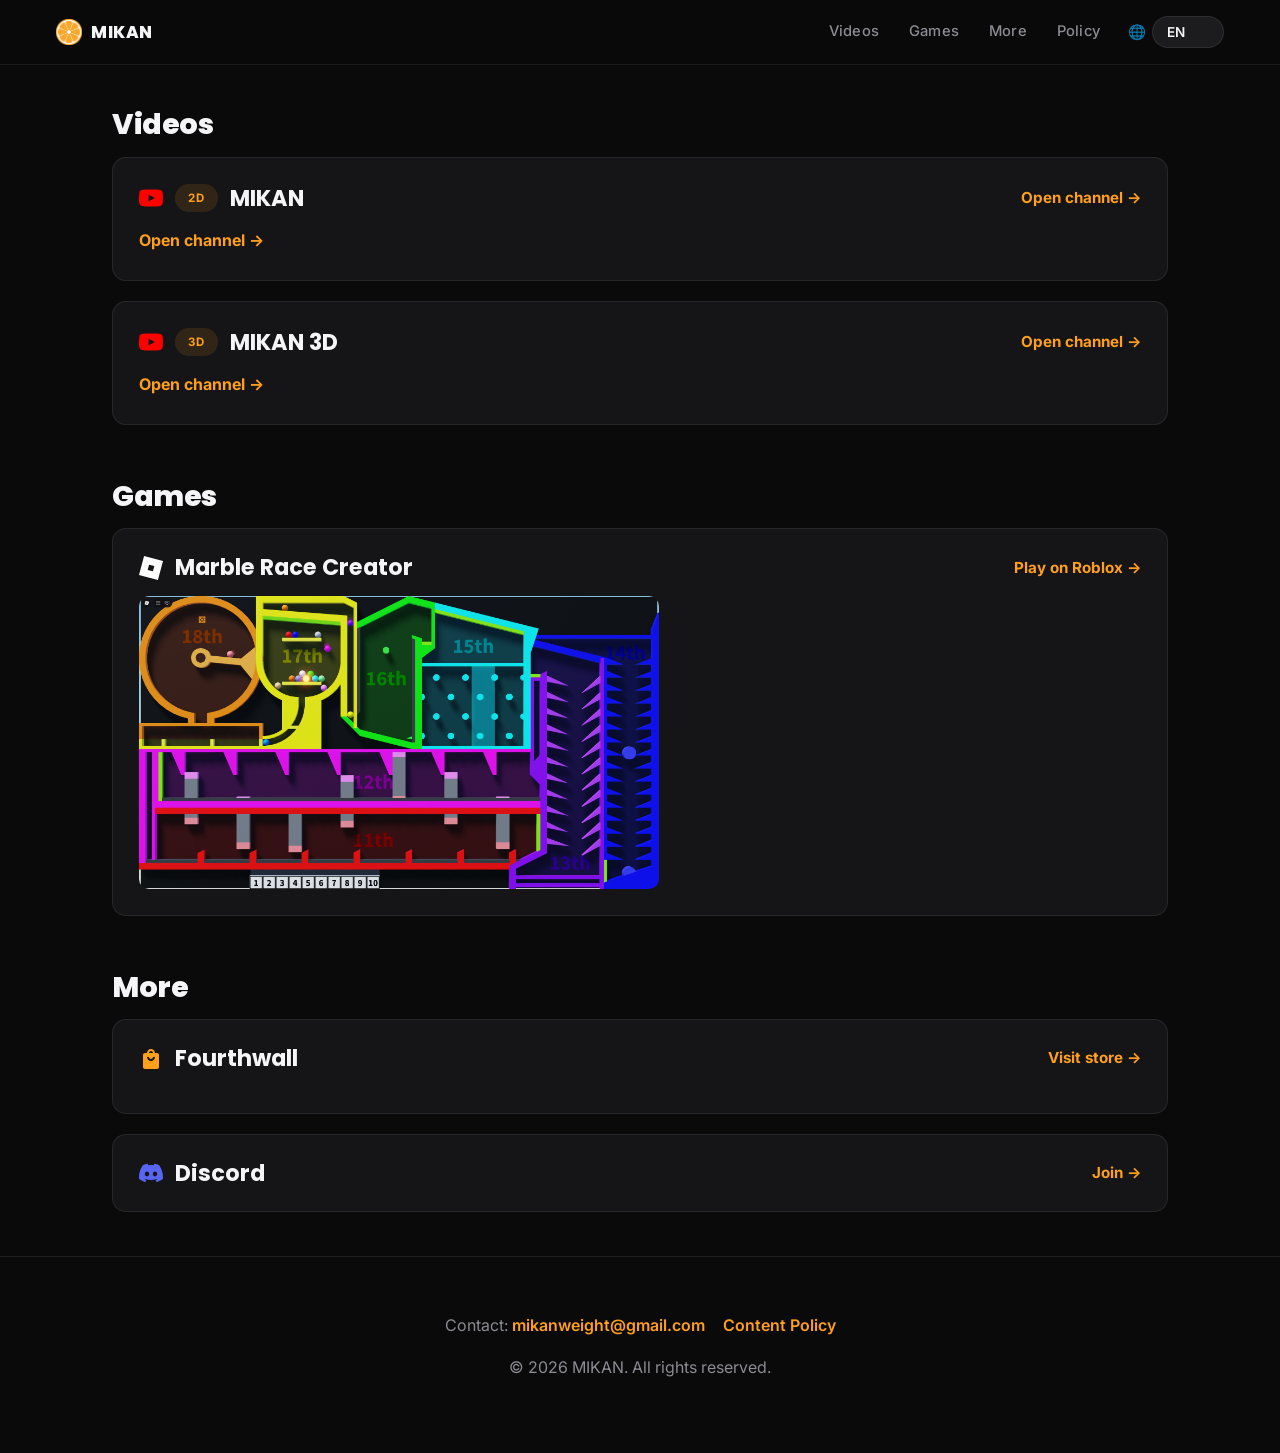
<file: index.html>
<!DOCTYPE html>
<html lang="en">
<head>
  <meta charset="UTF-8" />
  <meta name="viewport" content="width=device-width, initial-scale=1.0" />
  <title>MIKAN — Official Hub</title>
  <meta name="description" content="Official hub for MIKAN — videos, Roblox games, store and community." />
  <link rel="icon" type="image/png" href="assets/mikan-icon.png" />
  <link rel="preconnect" href="https://fonts.googleapis.com" />
  <link rel="preconnect" href="https://fonts.gstatic.com" crossorigin />
  <link href="https://fonts.googleapis.com/css2?family=Inter:wght@400;600;800&family=Poppins:wght@600;800&display=swap" rel="stylesheet" />
  <link rel="stylesheet" href="css/style.css" />
</head>
<body>
  <!-- ===== Navigation ===== -->
  <header class="nav">
    <a href="#top" class="nav__logo"><img src="assets/mikan-icon.png" alt="" class="nav__logo-img" />MIKAN</a>
    <div class="nav__right">
      <nav class="nav__links">
        <a href="#videos" data-i18n="nav_videos">Videos</a>
        <a href="#games" data-i18n="nav_games">Games</a>
        <a href="#more" data-i18n="nav_more">More</a>
        <a href="content-policy.html" data-i18n="nav_policy">Policy</a>
      </nav>
      <div class="lang-switch">
        <span class="lang-switch__icon" aria-hidden="true">🌐</span>
        <select id="lang-select" class="lang-select" aria-label="Language">
          <option value="en">EN</option>
          <option value="ja">日本語</option>
        </select>
      </div>
    </div>
  </header>

  <main>
    <!-- ===== Videos ===== -->
    <section id="videos">
      <h2 class="cat__title" data-i18n="cat_videos">Videos</h2>
      <div class="cat__grid cat__grid--wide">
        <div class="channel" data-channel-id="UCRfxI01xPgzql7ZBS6WlebQ" data-channel-url="https://www.youtube.com/channel/UCRfxI01xPgzql7ZBS6WlebQ">
          <div class="channel__head">
            <div class="channel__id">
              <svg class="channel__logo" viewBox="0 0 24 24" fill="#FF0000" xmlns="http://www.w3.org/2000/svg" aria-hidden="true"><path d="M23.498 6.186a3.016 3.016 0 0 0-2.122-2.136C19.505 3.545 12 3.545 12 3.545s-7.505 0-9.377.505A3.017 3.017 0 0 0 .502 6.186C0 8.07 0 12 0 12s0 3.93.502 5.814a3.016 3.016 0 0 0 2.122 2.136c1.871.505 9.376.505 9.376.505s7.505 0 9.377-.505a3.015 3.015 0 0 0 2.122-2.136C24 15.93 24 12 24 12s0-3.93-.502-5.814zM9.545 15.568V8.432L15.818 12l-6.273 3.568z"/></svg>
              <span class="card__badge" data-i18n="main_badge">2D</span>
              <h3 class="channel__name">MIKAN</h3>
            </div>
            <a class="channel__sub" href="https://www.youtube.com/channel/UCRfxI01xPgzql7ZBS6WlebQ" target="_blank" rel="noopener" data-i18n="open_channel">Open channel →</a>
          </div>
          <div class="channel__videos" data-videos>
            <p class="channel__loading" data-i18n="videos_loading">Loading…</p>
          </div>
        </div>
        <div class="channel" data-channel-id="UCTC_Yg9Hxe34L5KIVxxx31Q" data-channel-url="https://www.youtube.com/channel/UCTC_Yg9Hxe34L5KIVxxx31Q">
          <div class="channel__head">
            <div class="channel__id">
              <svg class="channel__logo" viewBox="0 0 24 24" fill="#FF0000" xmlns="http://www.w3.org/2000/svg" aria-hidden="true"><path d="M23.498 6.186a3.016 3.016 0 0 0-2.122-2.136C19.505 3.545 12 3.545 12 3.545s-7.505 0-9.377.505A3.017 3.017 0 0 0 .502 6.186C0 8.07 0 12 0 12s0 3.93.502 5.814a3.016 3.016 0 0 0 2.122 2.136c1.871.505 9.376.505 9.376.505s7.505 0 9.377-.505a3.015 3.015 0 0 0 2.122-2.136C24 15.93 24 12 24 12s0-3.93-.502-5.814zM9.545 15.568V8.432L15.818 12l-6.273 3.568z"/></svg>
              <span class="card__badge card__badge--alt" data-i18n="sub_badge">3D</span>
              <h3 class="channel__name">MIKAN 3D</h3>
            </div>
            <a class="channel__sub" href="https://www.youtube.com/channel/UCTC_Yg9Hxe34L5KIVxxx31Q" target="_blank" rel="noopener" data-i18n="open_channel">Open channel →</a>
          </div>
          <div class="channel__videos" data-videos>
            <p class="channel__loading" data-i18n="videos_loading">Loading…</p>
          </div>
        </div>
      </div>
    </section>

    <!-- ===== Games ===== -->
    <section id="games">
      <h2 class="cat__title" data-i18n="cat_games">Games</h2>
      <div class="cat__grid">
        <div class="channel">
          <div class="channel__head">
            <div class="channel__id">
              <svg class="channel__logo" viewBox="0 0 24 24" fill="#ffffff" xmlns="http://www.w3.org/2000/svg" aria-hidden="true"><path d="M18.926 23.998 0 18.892 5.075.002 24 5.108ZM15.348 10.09l-5.282-1.453-1.414 5.273 5.282 1.453z"/></svg>
              <h3 class="channel__name">Marble Race Creator</h3>
            </div>
            <a class="channel__sub" href="https://www.roblox.com/games/123981753731585" target="_blank" rel="noopener" data-i18n="roblox_btn">Play on Roblox →</a>
          </div>
          <a class="channel__cover" href="https://www.roblox.com/games/123981753731585" target="_blank" rel="noopener">
            <img src="assets/marble-race-creator.png" alt="Marble Race Creator" loading="lazy" />
          </a>
        </div>
      </div>
    </section>

    <!-- ===== More (Store + Community) ===== -->
    <section id="more">
      <h2 class="cat__title" data-i18n="cat_more">More</h2>
      <div class="cat__grid cat__grid--wide">
        <div class="channel">
          <div class="channel__head">
            <div class="channel__id">
              <svg class="channel__logo" viewBox="0 0 24 24" fill="#ff9f1c" xmlns="http://www.w3.org/2000/svg" aria-hidden="true"><path d="M18 6h-2c0-2.21-1.79-4-4-4S8 3.79 8 6H6c-1.1 0-2 .9-2 2v12c0 1.1.9 2 2 2h12c1.1 0 2-.9 2-2V8c0-1.1-.9-2-2-2zm-6-2c1.1 0 2 .9 2 2h-4c0-1.1.9-2 2-2zm0 10c-2.21 0-4-1.79-4-4h2c0 1.1.9 2 2 2s2-.9 2-2h2c0 2.21-1.79 4-4 4z"/></svg>
              <h3 class="channel__name">Fourthwall</h3>
            </div>
            <a class="channel__sub" href="https://mikan-sqr-shop.fourthwall.com/en-jpy?utm_medium=product_shelf&amp;utm_source=youtube" target="_blank" rel="noopener" data-i18n="store_link">Visit store →</a>
          </div>
          <div class="products" data-fw-products></div>
        </div>
        <div class="channel">
          <div class="channel__head">
            <div class="channel__id">
              <svg class="channel__logo" viewBox="0 0 24 24" fill="#5865F2" xmlns="http://www.w3.org/2000/svg" aria-hidden="true"><path d="M20.317 4.3698a19.7913 19.7913 0 00-4.8851-1.5152.0741.0741 0 00-.0785.0371c-.211.3753-.4447.8648-.6083 1.2495-1.8447-.2762-3.68-.2762-5.4868 0-.1636-.3933-.4058-.8742-.6177-1.2495a.077.077 0 00-.0785-.037 19.7363 19.7363 0 00-4.8852 1.515.0699.0699 0 00-.0321.0277C.5334 9.0458-.319 13.5799.0992 18.0578a.0824.0824 0 00.0312.0561c2.0528 1.5076 4.0413 2.4228 5.9929 3.0294a.0777.0777 0 00.0842-.0276c.4616-.6304.8731-1.2952 1.226-1.9942a.076.076 0 00-.0416-.1057c-.6528-.2476-1.2743-.5495-1.8722-.8923a.077.077 0 01-.0076-.1277c.1258-.0943.2517-.1923.3718-.2914a.0743.0743 0 01.0776-.0105c3.9278 1.7933 8.18 1.7933 12.0614 0a.0739.0739 0 01.0785.0095c.1202.099.246.1981.3728.2924a.077.077 0 01-.0066.1276 12.2986 12.2986 0 01-1.873.8914.0766.0766 0 00-.0407.1067c.3604.698.7719 1.3628 1.225 1.9932a.076.076 0 00.0842.0286c1.961-.6067 3.9495-1.5219 6.0023-3.0294a.077.077 0 00.0313-.0552c.5004-5.177-.8382-9.6739-3.5485-13.6604a.061.061 0 00-.0312-.0286zM8.02 15.3312c-1.1825 0-2.1569-1.0857-2.1569-2.419 0-1.3332.9555-2.4189 2.157-2.4189 1.2108 0 2.1757 1.0952 2.1568 2.419 0 1.3332-.9555 2.4189-2.1569 2.4189zm7.9748 0c-1.1825 0-2.1569-1.0857-2.1569-2.419 0-1.3332.9554-2.4189 2.1569-2.4189 1.2108 0 2.1757 1.0952 2.1568 2.419 0 1.3332-.946 2.4189-2.1568 2.4189Z"/></svg>
              <h3 class="channel__name">Discord</h3>
            </div>
            <a class="channel__sub" href="https://discord.gg/NRXVhQgYWu" target="_blank" rel="noopener" data-i18n="discord_join">Join →</a>
          </div>
        </div>
      </div>
    </section>
  </main>

  <!-- ===== Footer ===== -->
  <footer class="footer">
    <nav class="footer__links">
      <span class="footer__contact"><span data-i18n="contact_label">Contact:</span> <a href="mailto:mikanweight@gmail.com">mikanweight@gmail.com</a></span>
      <a href="content-policy.html" data-i18n="footer_policy">Content Policy</a>
    </nav>
    <p>© <span id="year"></span> MIKAN. All rights reserved.</p>
  </footer>

  <script src="js/main.js"></script>
  <!-- GoatCounter analytics (privacy-friendly, cookieless) -->
  <script data-goatcounter="https://MIKAN.goatcounter.com/count"
          async src="//gc.zgo.at/count.js"></script>
</body>
</html>
</file>
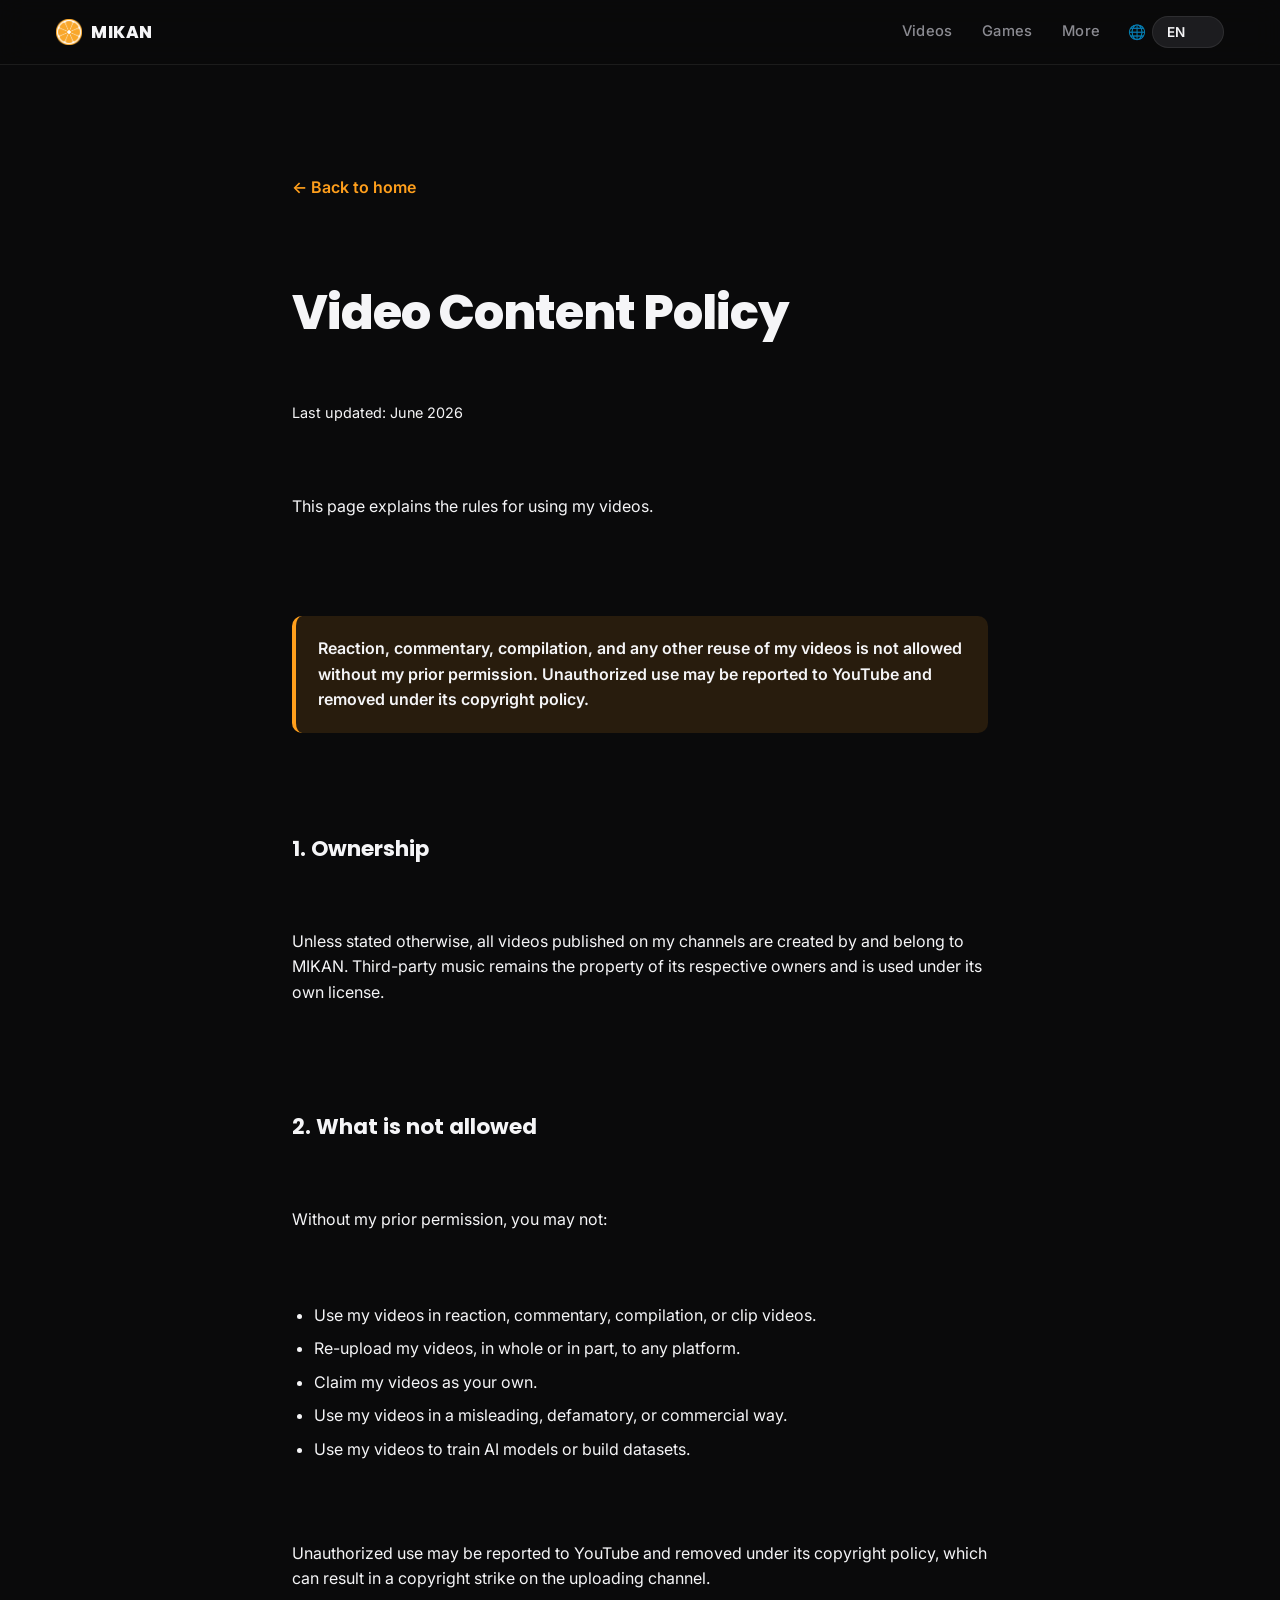
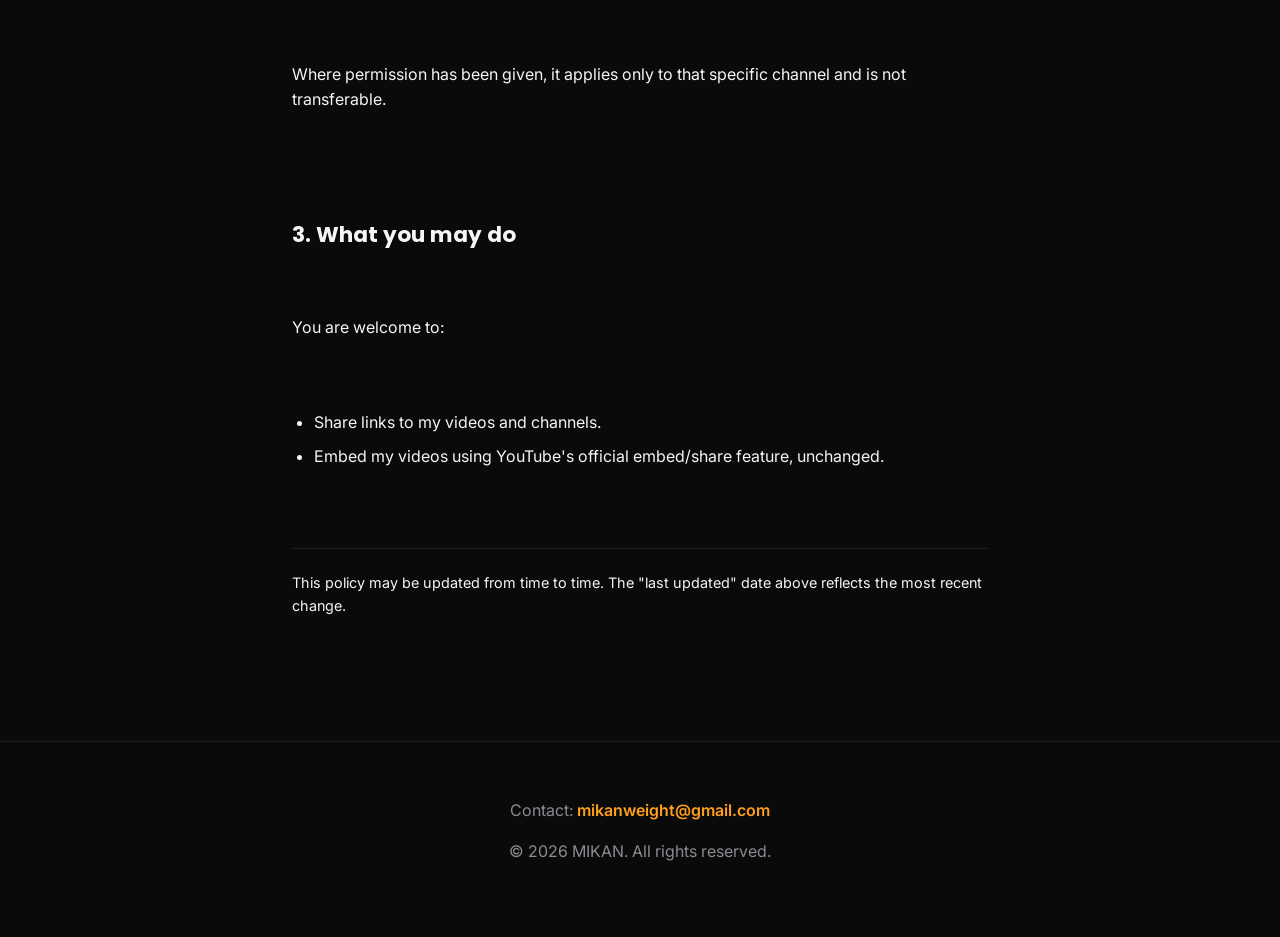
<file: content-policy.html>
<!DOCTYPE html>
<html lang="en">
<head>
  <meta charset="UTF-8" />
  <meta name="viewport" content="width=device-width, initial-scale=1.0" />
  <title>Content Policy — MIKAN</title>
  <meta name="description" content="Content usage policy for MIKAN's videos and creations." />
  <link rel="icon" type="image/png" href="assets/mikan-icon.png" />
  <link rel="preconnect" href="https://fonts.googleapis.com" />
  <link rel="preconnect" href="https://fonts.gstatic.com" crossorigin />
  <link href="https://fonts.googleapis.com/css2?family=Inter:wght@400;600;800&family=Poppins:wght@600;800&display=swap" rel="stylesheet" />
  <link rel="stylesheet" href="css/style.css" />
</head>
<body>
  <!-- ===== Navigation ===== -->
  <header class="nav">
    <a href="index.html" class="nav__logo"><img src="assets/mikan-icon.png" alt="" class="nav__logo-img" />MIKAN</a>
    <div class="nav__right">
      <nav class="nav__links">
        <a href="index.html#videos" data-i18n="nav_videos">Videos</a>
        <a href="index.html#games" data-i18n="nav_games">Games</a>
        <a href="index.html#more" data-i18n="nav_more">More</a>
      </nav>
      <div class="lang-switch">
        <span class="lang-switch__icon" aria-hidden="true">🌐</span>
        <select id="lang-select" class="lang-select" aria-label="Language">
          <option value="en">EN</option>
          <option value="ja">日本語</option>
        </select>
      </div>
    </div>
  </header>

  <main class="legal">
    <a href="index.html" class="legal__back" data-i18n="policy_back">← Back to home</a>
    <h1 data-i18n="policy_title">Content Policy</h1>
    <p class="legal__updated" data-i18n="policy_updated">Last updated: June 2026</p>

    <p data-i18n="policy_intro">
      This page explains the rules for using my videos.
    </p>

    <div class="policy-callout" data-i18n="policy_callout">
      Reaction, commentary, compilation, and any other reuse of my videos is not
      allowed without my prior permission. Unauthorized use may be reported to
      YouTube and removed under its copyright policy.
    </div>

    <h2 data-i18n="policy_h1">1. Ownership</h2>
    <p data-i18n="policy_p1">
      Unless stated otherwise, all videos published on my channels are created by
      and belong to MIKAN. Third-party music remains the property of its respective
      owners and is used under its own license.
    </p>

    <h2 data-i18n="policy_h2">2. What is not allowed</h2>
    <p data-i18n="policy_deny_intro">Without my prior permission, you may not:</p>
    <ul>
      <li data-i18n="policy_deny_react">Use my videos in reaction, commentary, compilation, or clip videos.</li>
      <li data-i18n="policy_deny_1">Re-upload my videos, in whole or in part, to any platform.</li>
      <li data-i18n="policy_deny_2">Claim my videos as your own.</li>
      <li data-i18n="policy_deny_3">Use my videos in a misleading, defamatory, or commercial way.</li>
      <li data-i18n="policy_deny_4">Use my videos to train AI models or build datasets.</li>
    </ul>
    <p data-i18n="policy_p2b">
      Unauthorized use may be reported to YouTube and removed under its copyright
      policy, which can result in a copyright strike on the uploading channel.
    </p>
    <p data-i18n="policy_scope">
      Where permission has been given, it applies only to that specific channel and
      is not transferable.
    </p>

    <h2 data-i18n="policy_h3">3. What you may do</h2>
    <p data-i18n="policy_allow_intro">You are welcome to:</p>
    <ul>
      <li data-i18n="policy_allow_1">Share links to my videos and channels.</li>
      <li data-i18n="policy_allow_2">Embed my videos using YouTube's official embed/share feature, unchanged.</li>
    </ul>

    <p class="legal__note" data-i18n="policy_note">
      This policy may be updated from time to time. The "last updated" date above
      reflects the most recent change.
    </p>
  </main>

  <!-- ===== Footer ===== -->
  <footer class="footer">
    <nav class="footer__links">
      <span class="footer__contact"><span data-i18n="contact_label">Contact:</span> <a href="mailto:mikanweight@gmail.com">mikanweight@gmail.com</a></span>
    </nav>
    <p>© <span id="year"></span> MIKAN. All rights reserved.</p>
  </footer>

  <script src="js/main.js"></script>
  <!-- GoatCounter analytics (privacy-friendly, cookieless) -->
  <script data-goatcounter="https://MIKAN.goatcounter.com/count"
          async src="//gc.zgo.at/count.js"></script>
</body>
</html>
</file>
<file: css/style.css>
/* ===== Design tokens ===== */
:root {
  --bg: #0a0a0b;
  --bg-alt: #101012;
  --surface: #151517;
  --surface-2: #1c1c1f;
  --text: #f5f5f7;
  --text-dim: #8b8b92;
  --accent: #ff9f1c;        /* MIKAN orange */
  --accent-strong: #ffb347;
  --accent-soft: rgba(255, 159, 28, 0.12);
  --line: rgba(255, 255, 255, 0.08);
  --radius: 14px;
  --maxw: 1120px;
}

* { box-sizing: border-box; }
html { scroll-behavior: smooth; }

body {
  margin: 0;
  font-family: "Inter", system-ui, -apple-system, sans-serif;
  background: var(--bg);
  color: var(--text);
  line-height: 1.6;
  -webkit-font-smoothing: antialiased;
}

h1, h2, h3 { font-family: "Poppins", "Inter", sans-serif; line-height: 1.1; }
a { color: inherit; text-decoration: none; }
.accent { color: var(--accent); }

/* ===== Nav ===== */
.nav {
  position: sticky;
  top: 0;
  z-index: 20;
  display: flex;
  align-items: center;
  justify-content: space-between;
  padding: 16px clamp(20px, 5vw, 56px);
  background: rgba(10, 10, 11, 0.72);
  backdrop-filter: blur(14px);
  border-bottom: 1px solid var(--line);
}
.nav__logo { font-family: "Poppins"; font-weight: 800; letter-spacing: 0.5px; display: inline-flex; align-items: center; gap: 9px; font-size: 1.05rem; }
.nav__logo-img { width: 26px; height: 26px; }
.nav__right { display: flex; align-items: center; gap: clamp(14px, 3vw, 28px); }
.nav__links { display: flex; gap: clamp(14px, 3vw, 30px); }
.nav__links a { color: var(--text-dim); font-weight: 500; font-size: 0.92rem; letter-spacing: 0.2px; transition: color 0.2s; }
.nav__links a:hover { color: var(--text); }

/* ===== Language switch ===== */
.lang-switch { display: flex; align-items: center; gap: 6px; }
.lang-switch__icon { font-size: 0.9rem; opacity: 0.7; }
.lang-select {
  appearance: none;
  -webkit-appearance: none;
  background: var(--surface-2);
  color: var(--text);
  border: 1px solid var(--line);
  border-radius: 999px;
  padding: 7px 14px;
  font-family: inherit;
  font-weight: 600;
  font-size: 0.85rem;
  cursor: pointer;
  transition: border-color 0.2s;
}
.lang-select:hover { border-color: var(--accent); }
.lang-select option { background: var(--surface-2); color: var(--text); }

/* ===== Hero ===== */
.hero {
  position: relative;
  display: grid;
  place-items: center;
  text-align: center;
  padding: clamp(40px, 6vh, 72px) 20px clamp(32px, 5vh, 56px);
  overflow: hidden;
}
.hero::before {
  content: "";
  position: absolute;
  inset: 0;
  background: radial-gradient(55% 60% at 50% 0%, rgba(255, 159, 28, 0.14), transparent 60%);
  pointer-events: none;
}
.hero__inner { position: relative; max-width: 760px; }
.hero__icon { width: clamp(48px, 6vw, 66px); height: auto; margin-bottom: 14px; filter: drop-shadow(0 8px 20px rgba(255, 159, 28, 0.4)); }
.hero__eyebrow { color: var(--accent); font-weight: 600; letter-spacing: 3px; text-transform: uppercase; font-size: 0.8rem; margin: 0 0 18px; }
.hero__title {
  font-size: clamp(1.9rem, 4.5vw, 3rem);
  font-weight: 800;
  letter-spacing: -1.5px;
  line-height: 1.05;
  margin: 0 0 10px;
  color: var(--text);
}
.hero__subtitle { color: var(--text-dim); font-size: clamp(0.95rem, 2vw, 1.15rem); max-width: 620px; margin: 0 auto 24px; }
.hero__cta { display: flex; gap: 14px; justify-content: center; flex-wrap: wrap; }

/* ===== Buttons ===== */
.btn {
  display: inline-flex;
  align-items: center;
  padding: 14px 28px;
  border-radius: 999px;
  font-weight: 700;
  font-size: 0.96rem;
  transition: transform 0.15s ease, background 0.2s, border-color 0.2s, color 0.2s;
}
.btn:hover { transform: translateY(-2px); }
.btn--primary { background: var(--accent); color: #14110a; }
.btn--primary:hover { background: var(--accent-strong); }
.btn--ghost { border: 1px solid rgba(255, 255, 255, 0.22); color: var(--text); }
.btn--ghost:hover { border-color: var(--accent); color: var(--accent); }

/* ===== Sections ===== */
/* Category layout: each section is a category (heading + grid of panels). */
main { max-width: var(--maxw); margin: 0 auto; padding: clamp(24px, 4vw, 44px) clamp(20px, 5vw, 32px); display: flex; flex-direction: column; gap: clamp(34px, 5vw, 56px); }
section { scroll-margin-top: 78px; }
.cat__title { font-size: clamp(1.3rem, 3vw, 1.8rem); font-weight: 800; letter-spacing: -0.5px; margin: 0 0 16px; }
.cat__grid { display: grid; gap: 20px; grid-template-columns: repeat(auto-fit, minmax(320px, 1fr)); align-items: start; }
.cat__grid--wide { grid-template-columns: 1fr; }
.game { width: 100%; aspect-ratio: 3 / 2; border-radius: 10px; overflow: hidden; background: #0f0f12; touch-action: none; cursor: crosshair; }
.game canvas { display: block; width: 100%; height: 100%; }

.section { max-width: var(--maxw); margin: 0 auto; padding: clamp(40px, 6vw, 68px) clamp(20px, 5vw, 32px); }
.section--alt { background: var(--bg-alt); max-width: 100%; border-top: 1px solid var(--line); border-bottom: 1px solid var(--line); }
.section--alt > * { max-width: var(--maxw); margin-left: auto; margin-right: auto; }
.section__title { font-size: clamp(1.7rem, 4vw, 2.5rem); font-weight: 800; letter-spacing: -1px; margin: 0 0 22px; }
.section__lead { color: var(--text-dim); font-size: 1.05rem; margin: 0 0 24px; }

/* ===== Cards ===== */
.cards { display: grid; grid-template-columns: repeat(auto-fit, minmax(280px, 1fr)); gap: 22px; }
.card {
  background: var(--surface);
  border: 1px solid var(--line);
  border-radius: var(--radius);
  padding: 32px;
  transition: transform 0.2s, border-color 0.2s, background 0.2s;
}
.card:hover { transform: translateY(-4px); border-color: rgba(255, 159, 28, 0.5); background: var(--surface-2); }
.card__badge {
  display: inline-block;
  font-size: 0.72rem;
  font-weight: 700;
  text-transform: uppercase;
  letter-spacing: 1px;
  color: var(--accent);
  background: var(--accent-soft);
  padding: 5px 13px;
  border-radius: 999px;
  margin-bottom: 16px;
}
.card__badge--alt { color: var(--accent); background: var(--accent-soft); }
.card h3 { margin: 0 0 10px; font-size: 1.35rem; }
.card p { color: var(--text-dim); margin: 0 0 20px; }
.card__link { color: var(--accent); font-weight: 700; font-size: 0.95rem; transition: gap 0.2s; }
.card__link:hover { text-decoration: underline; }

/* ===== Channels / latest videos ===== */
.channels { display: grid; gap: 20px; scroll-margin-top: 78px; }
.channel { background: var(--surface); border: 1px solid var(--line); border-radius: var(--radius); padding: clamp(18px, 3vw, 26px); scroll-margin-top: 78px; }
.channel__head { display: flex; align-items: center; justify-content: space-between; gap: 16px; margin-bottom: 16px; flex-wrap: wrap; }
.channel__head:last-child { margin-bottom: 0; }
.channel__id { display: flex; align-items: center; gap: 12px; }
.channel__id .card__badge { margin-bottom: 0; }
.channel__name { font-size: 1.4rem; margin: 0; }
.channel__logo { width: 24px; height: 24px; flex: none; }
.card__title { display: flex; align-items: center; gap: 8px; }
.card__logo { width: 22px; height: 22px; flex: none; }
.channel__sub { color: var(--accent); font-weight: 700; font-size: 0.95rem; }
.channel__sub:hover { text-decoration: underline; }
.channel__videos { display: grid; grid-template-columns: repeat(auto-fill, minmax(220px, 1fr)); gap: 18px; }
.channel__cover { display: block; max-width: 520px; border-radius: 10px; overflow: hidden; aspect-ratio: 16 / 9; background: #000; }
.channel__cover img { width: 100%; height: 100%; object-fit: cover; display: block; transition: transform 0.25s; }
.channel__cover:hover img { transform: scale(1.03); }
.channel__loading { color: var(--text-dim); font-size: 0.95rem; }
.video { display: block; }
.video__thumb { aspect-ratio: 16 / 9; border-radius: 10px; overflow: hidden; background: var(--surface); }
.video__thumb img { width: 100%; height: 100%; object-fit: cover; display: block; transition: transform 0.25s; }
.video:hover .video__thumb img { transform: scale(1.04); }
.video__title {
  color: var(--text);
  font-size: 0.9rem;
  line-height: 1.4;
  margin: 10px 0 0;
  display: -webkit-box;
  -webkit-line-clamp: 2;
  -webkit-box-orient: vertical;
  overflow: hidden;
  transition: color 0.2s;
}
.video:hover .video__title { color: var(--accent); }
.video-fallback { color: var(--accent); font-weight: 700; }

/* ===== Fourthwall products ===== */
.products { display: grid; grid-template-columns: repeat(auto-fill, minmax(160px, 1fr)); gap: 18px; margin-bottom: 28px; }
.products:empty { display: none; }
.product { display: block; }
.product__thumb { aspect-ratio: 1 / 1; border-radius: 12px; overflow: hidden; background: var(--surface); }
.product__thumb img { width: 100%; height: 100%; object-fit: cover; display: block; transition: transform 0.25s; }
.product:hover .product__thumb img { transform: scale(1.05); }
.product__name {
  color: var(--text); font-size: 0.85rem; line-height: 1.35; margin: 9px 0 0;
  display: -webkit-box; -webkit-line-clamp: 2; -webkit-box-orient: vertical; overflow: hidden;
}
.product__price { color: var(--text-dim); font-size: 0.8rem; margin: 3px 0 0; }

/* ===== Feature (Roblox) ===== */
.section--feature { max-width: var(--maxw); margin: 0 auto; padding: clamp(10px, 2vw, 20px) clamp(20px, 5vw, 32px); }
.feature {
  display: grid;
  grid-template-columns: 1.1fr 1fr;
  gap: clamp(22px, 3vw, 40px);
  align-items: center;
  background: var(--surface);
  border: 1px solid var(--line);
  border-radius: var(--radius);
  padding: clamp(18px, 3vw, 26px);
}
.feature__media {
  aspect-ratio: 16 / 10;
  border-radius: var(--radius);
  background: #000;
  display: grid;
  place-items: center;
  overflow: hidden;
}
.feature__media img { width: 100%; height: 100%; object-fit: cover; display: block; }
.feature__placeholder { color: var(--text-dim); font-size: 0.95rem; }
.tag {
  display: inline-block;
  font-size: 0.72rem; font-weight: 700; text-transform: uppercase; letter-spacing: 1px;
  color: var(--accent); background: var(--accent-soft);
  padding: 5px 13px; border-radius: 999px; margin-bottom: 16px;
}
.feature__body h2 { font-size: clamp(1.8rem, 4vw, 2.6rem); font-weight: 800; letter-spacing: -1px; margin: 0 0 14px; }
.feature__body p { color: var(--text-dim); font-size: 1.05rem; margin: 0 0 28px; }

/* ===== Embed ===== */
.embed { border-radius: var(--radius); overflow: hidden; }
.embed__placeholder {
  aspect-ratio: 16 / 9;
  display: grid;
  place-content: center;
  text-align: center;
  gap: 6px;
  background: var(--surface);
  border: 2px dashed var(--line);
  border-radius: var(--radius);
  color: var(--text-dim);
}

/* ===== Footer ===== */
.footer {
  text-align: center;
  padding: 56px 20px;
  color: var(--text-dim);
  border-top: 1px solid var(--line);
}
.footer__links { display: flex; justify-content: center; gap: 18px; flex-wrap: wrap; margin-bottom: 16px; }
.footer__contact { color: var(--text-dim); }
.footer__links a { color: var(--accent); font-weight: 600; }
.footer__links a:hover { text-decoration: underline; }
.footer__note { font-size: 0.85rem; opacity: 0.7; }

/* ===== Legal / policy page ===== */
.legal { max-width: 760px; margin: 0 auto; padding: clamp(56px, 9vw, 110px) clamp(20px, 5vw, 32px); }
.legal__back { color: var(--accent); font-weight: 600; display: inline-block; margin-bottom: 30px; }
.legal__back:hover { text-decoration: underline; }
.legal h1 { font-size: clamp(2.2rem, 5vw, 3rem); font-weight: 800; letter-spacing: -1px; margin: 0 0 6px; }
.legal__updated { color: var(--text-dim); font-size: 0.9rem; margin: 0 0 32px; }
.legal h2 { font-size: 1.35rem; margin: 40px 0 12px; }
.legal p { color: var(--text); margin: 0 0 14px; }
.legal ul { color: var(--text); padding-left: 22px; margin: 0 0 14px; }
.legal li { margin-bottom: 8px; }
.legal__contact a { color: var(--accent); font-weight: 600; }
.legal__note { color: var(--text-dim); font-size: 0.9rem; margin-top: 44px; border-top: 1px solid var(--line); padding-top: 22px; }
.policy-callout {
  background: var(--accent-soft);
  border-left: 4px solid var(--accent);
  border-radius: 10px;
  padding: 20px 22px;
  margin: 26px 0 8px;
  color: var(--text);
  font-weight: 600;
}

/* ===== Responsive ===== */
@media (max-width: 760px) {
  .feature { grid-template-columns: 1fr; gap: 28px; }
  .nav__links { display: none; }
}
</file>
